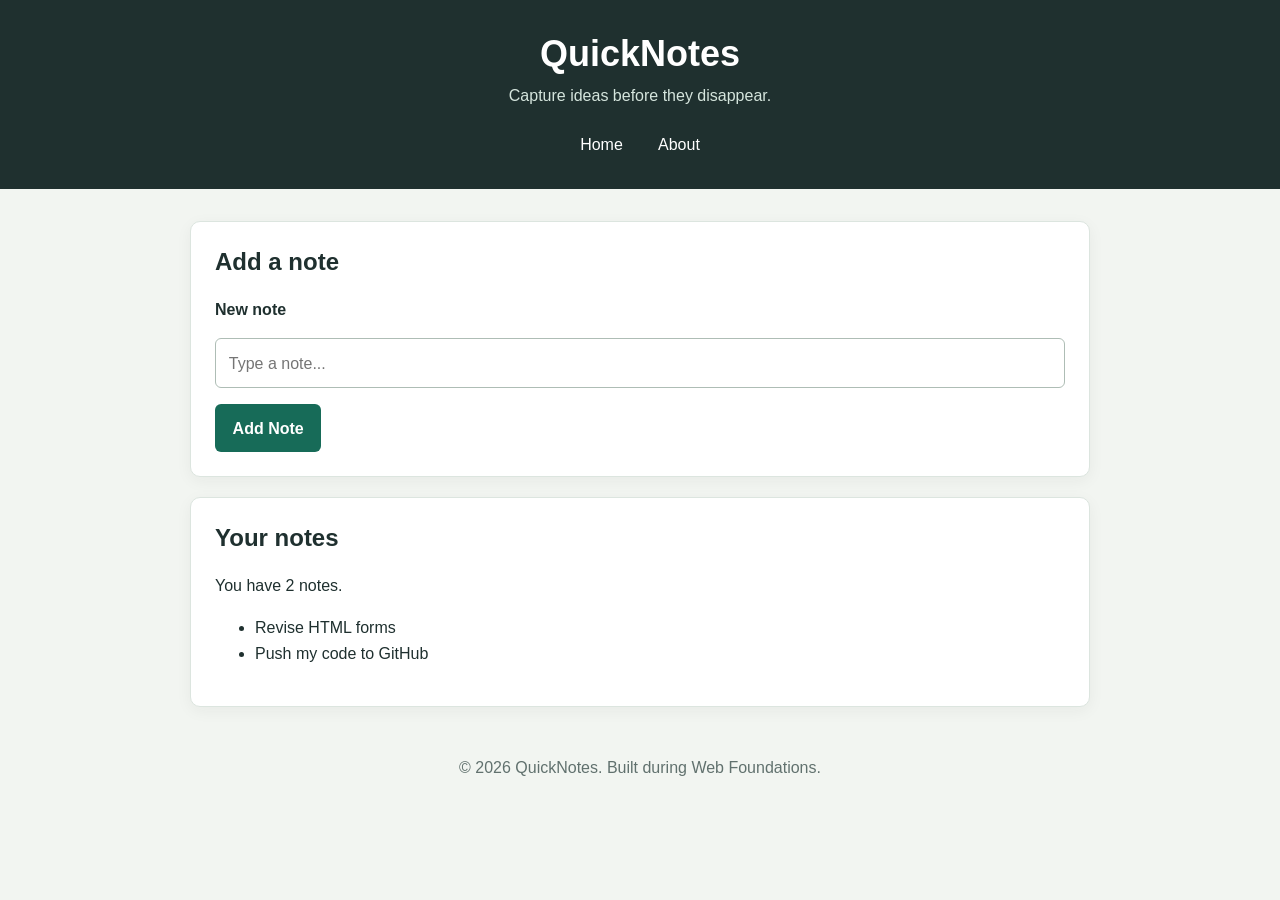
<file: index.html>
<!DOCTYPE html>
<html lang="en">
  <head>
    <meta charset="UTF-8" />
    <meta name="viewport" content="width=device-width, initial-scale=1.0" />
    <title>QuickNotes</title>
    <link rel="stylesheet" href="styles.css" />
  </head>
  <body>
    <header>
      <h1>QuickNotes</h1>
      <p>Capture ideas before they disappear.</p>
      <nav>
        <a href="index.html">Home</a>
        <a href="about.html">About</a>
      </nav>
    </header>
 
    <main>
      <section>
        <h2>Add a note</h2>
        <form id="note-form">
          <label for="note-input">New note</label>
          <input type="text" id="note-input" placeholder="Type a note..." />
          <button type="submit">Add Note</button>
        </form>
      </section>
 
      <section>
        <h2>Your notes</h2>
        <p id="note-count">You have 2 notes.</p>
        <ul id="notes-list">
          <li>Revise HTML forms</li>
          <li>Push my code to GitHub</li>
        </ul>
      </section>
    </main>
 
    <footer>
      <p>&copy; 2026 QuickNotes. Built during Web Foundations.</p>
    </footer>
  </body>
</html>
</file>
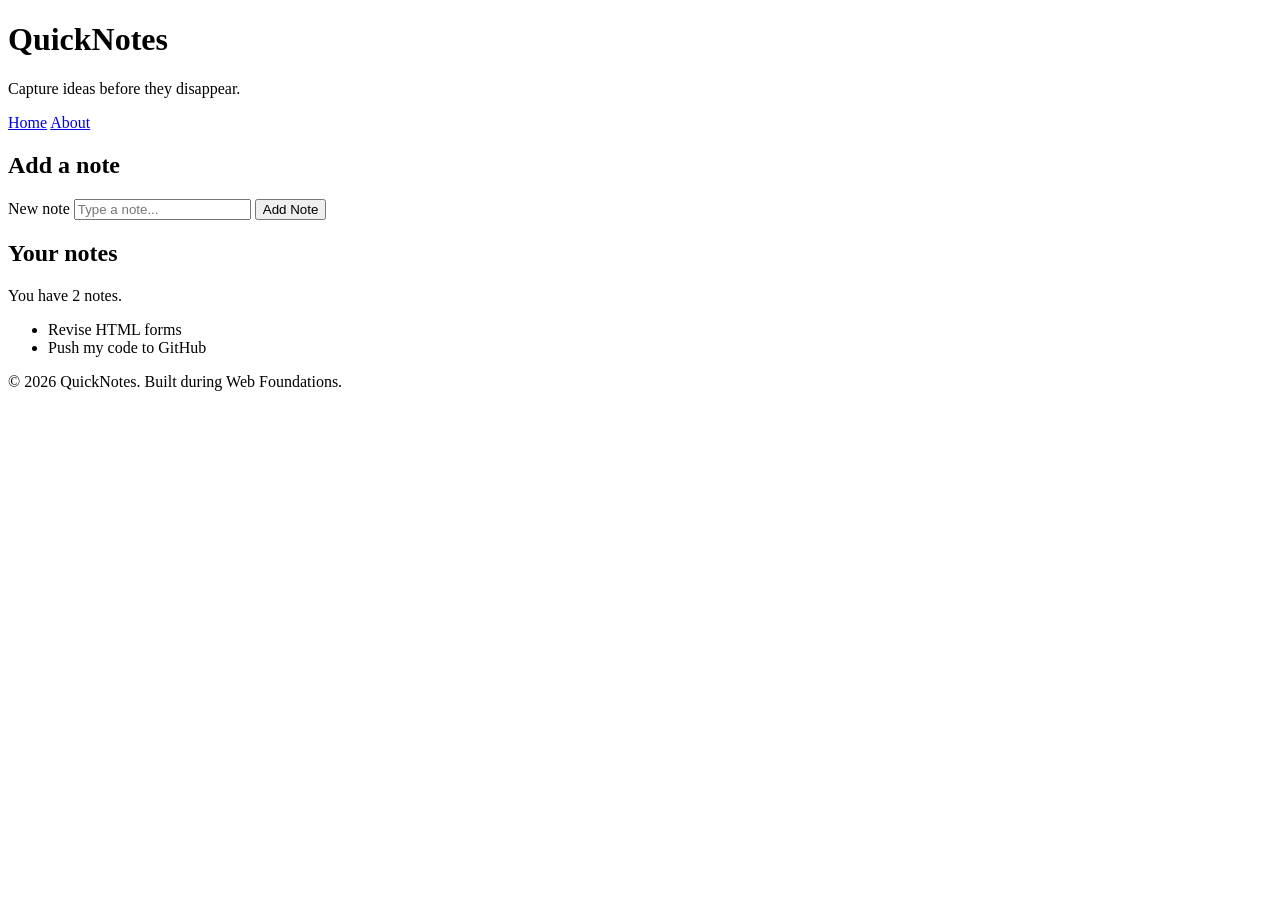
<file: day1/index.html>
<!DOCTYPE html>
<html lang="en">
  <head>
    <meta charset="UTF-8" />
    <meta name="viewport" content="width=device-width, initial-scale=1.0" />
    <title>QuickNotes</title>
  </head>
  <body>
    <header>
      <h1>QuickNotes</h1>
      <p>Capture ideas before they disappear.</p>
      <nav>
        <a href="index.html">Home</a>
        <a href="about.html">About</a>
      </nav>
    </header>
 
    <main>
      <section>
        <h2>Add a note</h2>
        <form id="note-form">
          <label for="note-input">New note</label>
          <input type="text" id="note-input" placeholder="Type a note..." />
          <button type="submit">Add Note</button>
        </form>
      </section>
 
      <section>
        <h2>Your notes</h2>
        <p id="note-count">You have 2 notes.</p>
        <ul id="notes-list">
          <li>Revise HTML forms</li>
          <li>Push my code to GitHub</li>
        </ul>
      </section>
    </main>
 
    <footer>
      <p>&copy; 2026 QuickNotes. Built during Web Foundations.</p>
    </footer>
  </body>
</html>
</file>
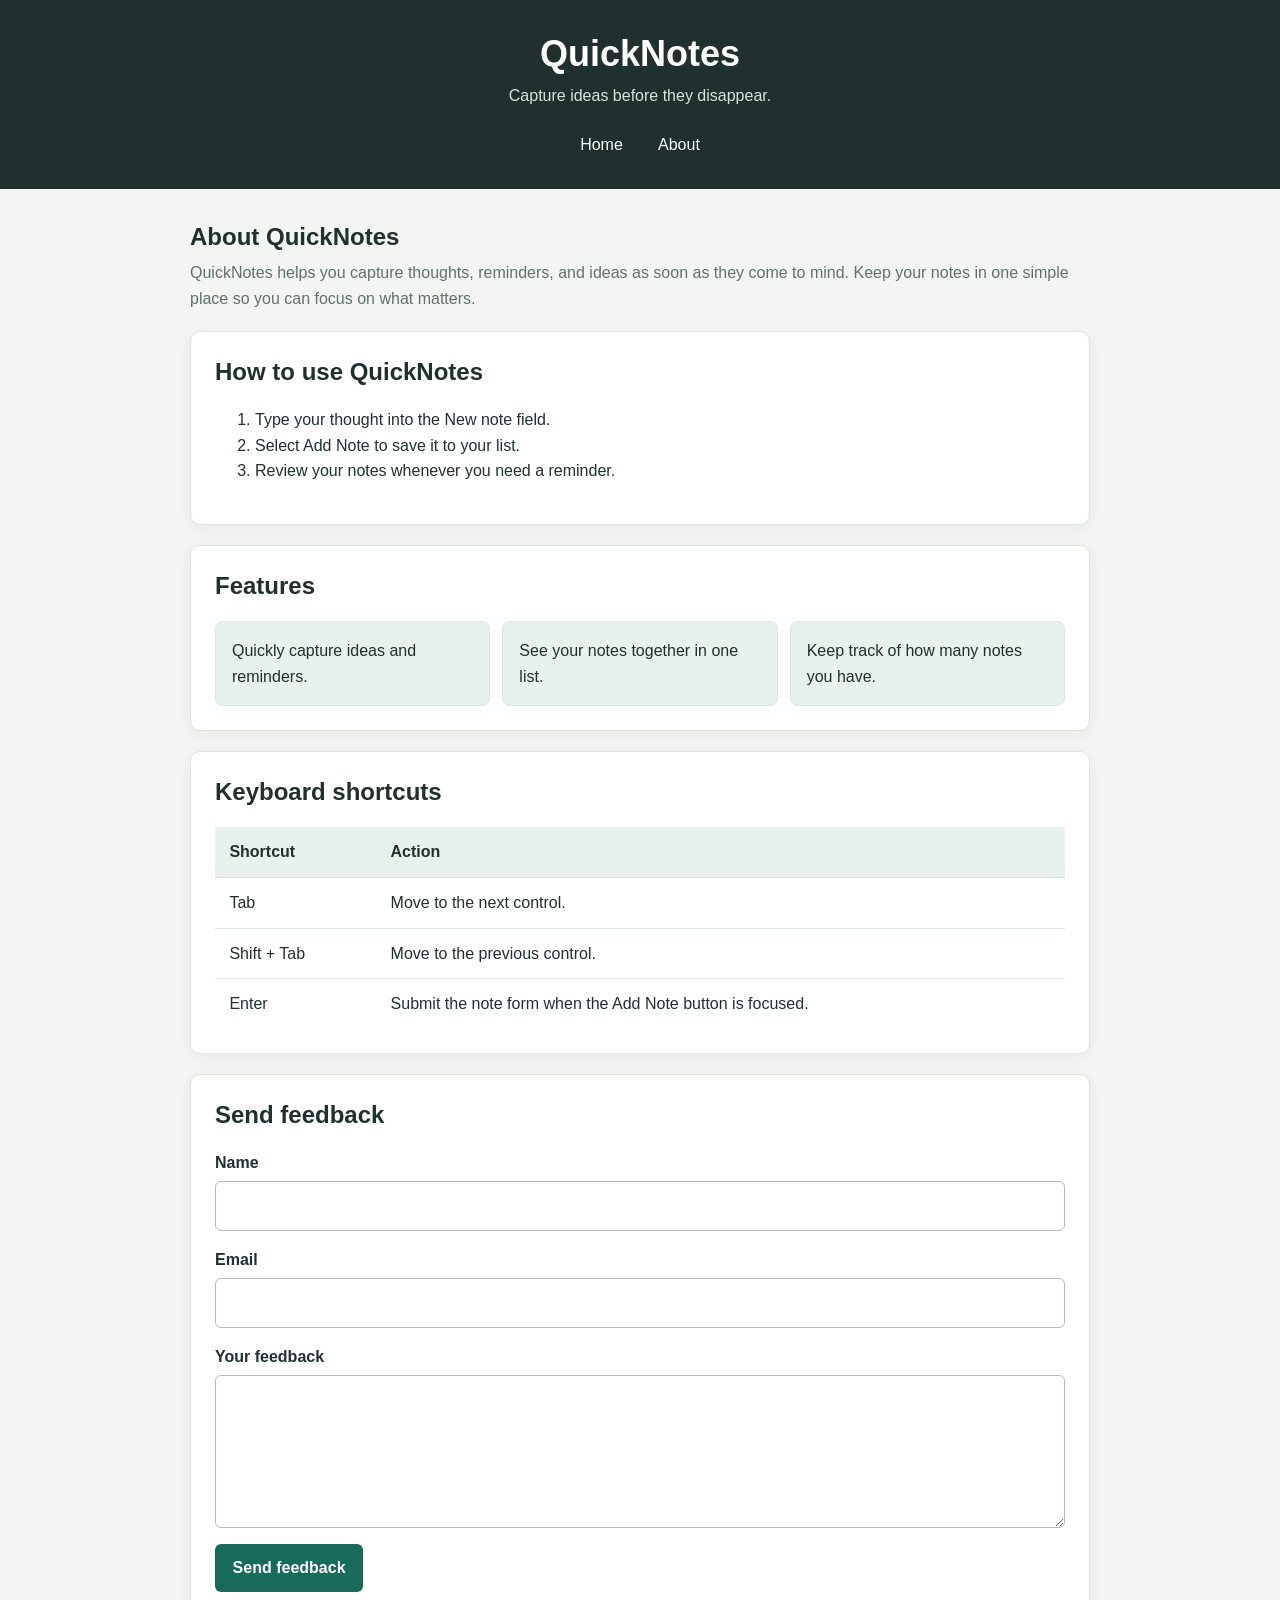
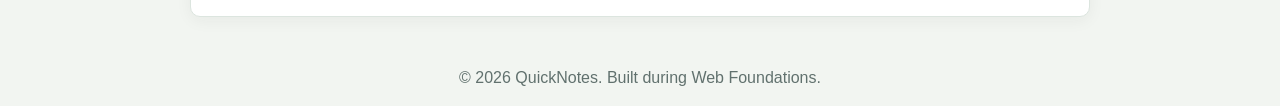
<file: about.html>
<!DOCTYPE html>
<html lang="en">
  <head>
    <meta charset="UTF-8" />
    <meta name="viewport" content="width=device-width, initial-scale=1.0" />
    <title>QuickNotes | About</title>
    <link rel="stylesheet" href="styles.css" />
  </head>
  <body>
    <header>
      <h1>QuickNotes</h1>
      <p>Capture ideas before they disappear.</p>
      <nav>
        <a href="index.html">Home</a>
        <a href="about.html">About</a>
      </nav>
    </header>

    <main>
      <h2>About QuickNotes</h2>
      <p>QuickNotes helps you capture thoughts, reminders, and ideas as soon as they come to mind. Keep your notes in one simple place so you can focus on what matters.</p>

      <section>
        <h2>How to use QuickNotes</h2>
        <ol>
          <li>Type your thought into the New note field.</li>
          <li>Select Add Note to save it to your list.</li>
          <li>Review your notes whenever you need a reminder.</li>
        </ol>
      </section>

      <section>
        <h2>Features</h2>
        <ul>
          <li>Quickly capture ideas and reminders.</li>
          <li>See your notes together in one list.</li>
          <li>Keep track of how many notes you have.</li>
        </ul>
      </section>

      <section>
        <h2>Keyboard shortcuts</h2>
        <table>
          <thead>
            <tr>
              <th scope="col">Shortcut</th>
              <th scope="col">Action</th>
            </tr>
          </thead>
          <tbody>
            <tr>
              <td>Tab</td>
              <td>Move to the next control.</td>
            </tr>
            <tr>
              <td>Shift + Tab</td>
              <td>Move to the previous control.</td>
            </tr>
            <tr>
              <td>Enter</td>
              <td>Submit the note form when the Add Note button is focused.</td>
            </tr>
          </tbody>
        </table>
      </section>

      <section>
        <h2>Send feedback</h2>
        <form id="feedback-form">
          <div>
            <label for="feedback-name">Name</label>
            <input type="text" id="feedback-name" name="name" required />
          </div>
          <div>
            <label for="feedback-email">Email</label>
            <input type="email" id="feedback-email" name="email" required />
          </div>
          <div>
            <label for="feedback-message">Your feedback</label>
            <textarea id="feedback-message" name="message" rows="5" required></textarea>
          </div>
          <button type="submit">Send feedback</button>
        </form>
      </section>
    </main>

    <footer>
      <p>&copy; 2026 QuickNotes. Built during Web Foundations.</p>
    </footer>
  </body>
</html>
</file>
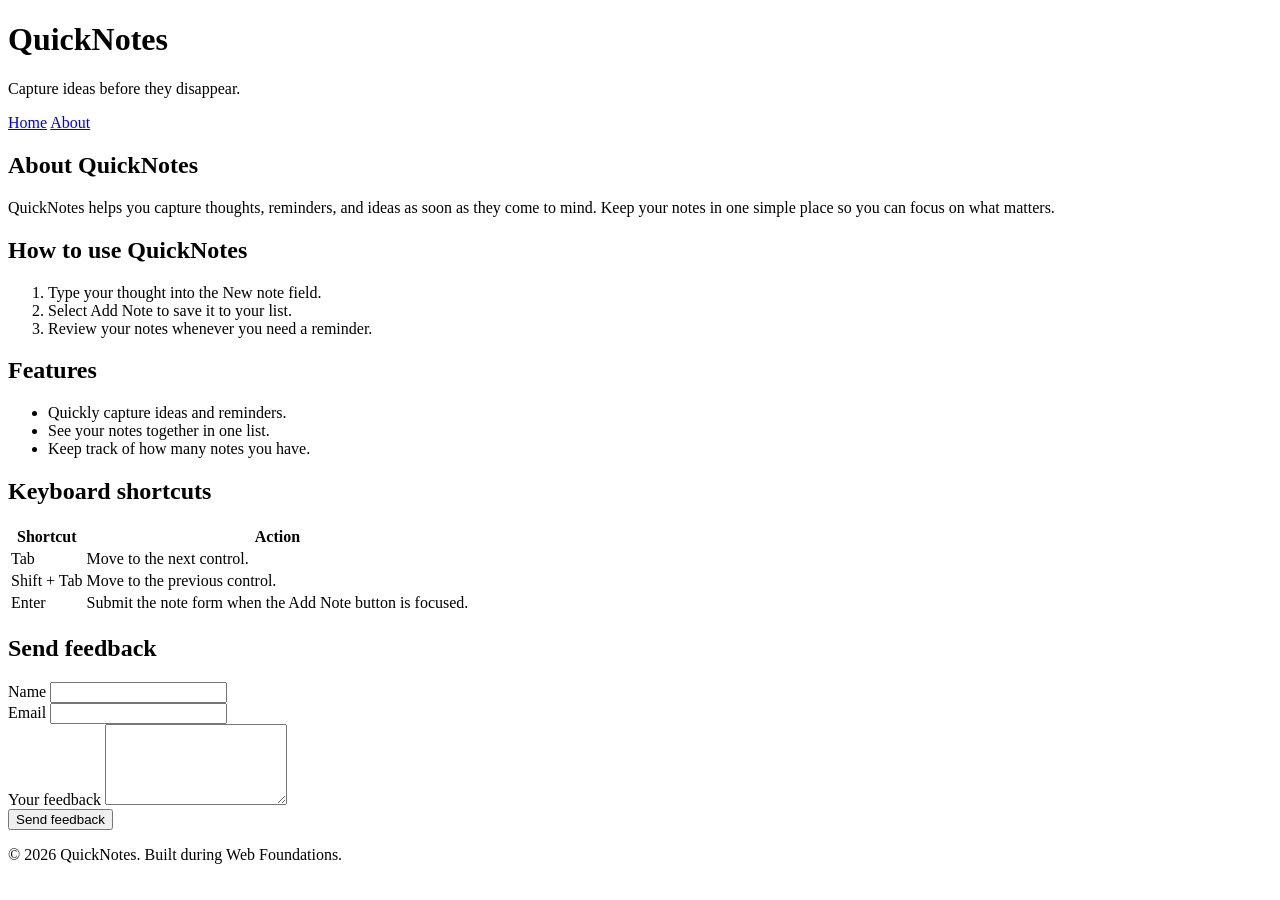
<file: day1/about.html>
<!DOCTYPE html>
<html lang="en">
  <head>
    <meta charset="UTF-8" />
    <meta name="viewport" content="width=device-width, initial-scale=1.0" />
    <title>QuickNotes | About</title>
  </head>
  <body>
    <header>
      <h1>QuickNotes</h1>
      <p>Capture ideas before they disappear.</p>
      <nav>
        <a href="index.html">Home</a>
        <a href="about.html">About</a>
      </nav>
    </header>

    <main>
      <h2>About QuickNotes</h2>
      <p>QuickNotes helps you capture thoughts, reminders, and ideas as soon as they come to mind. Keep your notes in one simple place so you can focus on what matters.</p>

      <section>
        <h2>How to use QuickNotes</h2>
        <ol>
          <li>Type your thought into the New note field.</li>
          <li>Select Add Note to save it to your list.</li>
          <li>Review your notes whenever you need a reminder.</li>
        </ol>
      </section>

      <section>
        <h2>Features</h2>
        <ul>
          <li>Quickly capture ideas and reminders.</li>
          <li>See your notes together in one list.</li>
          <li>Keep track of how many notes you have.</li>
        </ul>
      </section>

      <section>
        <h2>Keyboard shortcuts</h2>
        <table>
          <thead>
            <tr>
              <th scope="col">Shortcut</th>
              <th scope="col">Action</th>
            </tr>
          </thead>
          <tbody>
            <tr>
              <td>Tab</td>
              <td>Move to the next control.</td>
            </tr>
            <tr>
              <td>Shift + Tab</td>
              <td>Move to the previous control.</td>
            </tr>
            <tr>
              <td>Enter</td>
              <td>Submit the note form when the Add Note button is focused.</td>
            </tr>
          </tbody>
        </table>
      </section>

      <section>
        <h2>Send feedback</h2>
        <form id="feedback-form">
          <div>
            <label for="feedback-name">Name</label>
            <input type="text" id="feedback-name" name="name" required />
          </div>
          <div>
            <label for="feedback-email">Email</label>
            <input type="email" id="feedback-email" name="email" required />
          </div>
          <div>
            <label for="feedback-message">Your feedback</label>
            <textarea id="feedback-message" name="message" rows="5" required></textarea>
          </div>
          <button type="submit">Send feedback</button>
        </form>
      </section>
    </main>

    <footer>
      <p>&copy; 2026 QuickNotes. Built during Web Foundations.</p>
    </footer>
  </body>
</html>
</file>
<file: styles.css>
:root {
	color-scheme: light;
	--ink: #1f302f;
	--muted: #61716e;
	--paper: #f2f5f1;
	--surface: #ffffff;
	--line: #dce5df;
	--accent: #176b58;
	--accent-dark: #105342;
	--highlight: #e8f2ec;
	--radius: 10px;
}

* {
	box-sizing: border-box;
}

body {
	margin: 0;
	background: var(--paper);
	color: var(--ink);
	font-family: "Segoe UI", Tahoma, sans-serif;
	line-height: 1.6;
}

header {
	padding: 2rem 1.25rem 1.5rem;
	background: var(--ink);
	color: #fff;
	text-align: center;
}

header h1 {
	margin: 0;
	font-size: 2.25rem;
	line-height: 1.2;
}

header p {
	margin: 0.5rem 0 1rem;
	color: #d5e5dd;
}

nav {
	display: flex;
	justify-content: center;
	gap: 0.5rem;
}

nav a {
	padding: 0.45rem 0.85rem;
	border-radius: 6px;
	color: #fff;
	text-decoration: none;
	transition: background-color 180ms ease, color 180ms ease;
}

nav a:hover,
nav a:focus-visible {
	background: #d5e5dd;
	color: var(--ink);
}

main {
	width: min(100% - 2rem, 900px);
	margin: 2rem auto;
}

main > section {
	margin: 0 0 1.25rem;
	padding: 1.5rem;
	border: 1px solid var(--line);
	border-radius: var(--radius);
	background: var(--surface);
	box-shadow: 0 4px 16px rgb(31 48 47 / 5%);
}

main > h2 {
	margin: 0 0 0.5rem;
}

main > p {
	margin: 0 0 1.25rem;
	color: var(--muted);
}

h2 {
	margin-top: 0;
	line-height: 1.3;
}

body:has(table) main > section:nth-of-type(2) ul {
	display: grid;
	grid-template-columns: repeat(auto-fit, minmax(180px, 1fr));
	gap: 0.75rem;
	margin: 0;
	padding: 0;
	list-style: none;
}

body:has(table) main > section:nth-of-type(2) li {
	padding: 1rem;
	border: 1px solid var(--line);
	border-radius: 8px;
	background: var(--highlight);
}

table {
	width: 100%;
	border-collapse: collapse;
	text-align: left;
}

th,
td {
	padding: 0.75rem 0.9rem;
	border-bottom: 1px solid var(--line);
}

th {
	background: var(--highlight);
	font-weight: 650;
}

tbody tr:last-child td {
	border-bottom: 0;
}

form {
	display: grid;
	gap: 1rem;
}

form > div {
	display: grid;
	gap: 0.35rem;
}

label {
	font-weight: 600;
}

input,
textarea {
	width: 100%;
	padding: 0.7rem 0.8rem;
	border: 1px solid #aebdb5;
	border-radius: 6px;
	background: #fff;
	color: var(--ink);
	font: inherit;
}

input:focus,
textarea:focus {
	border-color: var(--accent);
	outline: 3px solid rgb(23 107 88 / 15%);
}

textarea {
	resize: vertical;
}

button {
	width: fit-content;
	padding: 0.7rem 1.1rem;
	border: 0;
	border-radius: 6px;
	background: var(--accent);
	color: #fff;
	font: inherit;
	font-weight: 650;
	cursor: pointer;
	transition: background-color 180ms ease, transform 180ms ease;
}

button:hover,
button:focus-visible {
	background: var(--accent-dark);
	transform: translateY(-1px);
}

footer {
	padding: 1rem;
	color: var(--muted);
	text-align: center;
}

footer p {
	margin: 0;
}

@media (max-width: 600px) {
	header {
		padding: 1.25rem 1rem;
	}

	header h1 {
		font-size: 1.75rem;
	}

	main {
		width: min(100% - 1.25rem, 900px);
		margin: 1.25rem auto;
	}

	main > section {
		padding: 1.1rem;
	}

	table {
		font-size: 0.9rem;
	}

	th,
	td {
		padding: 0.6rem;
	}
}
</file>
